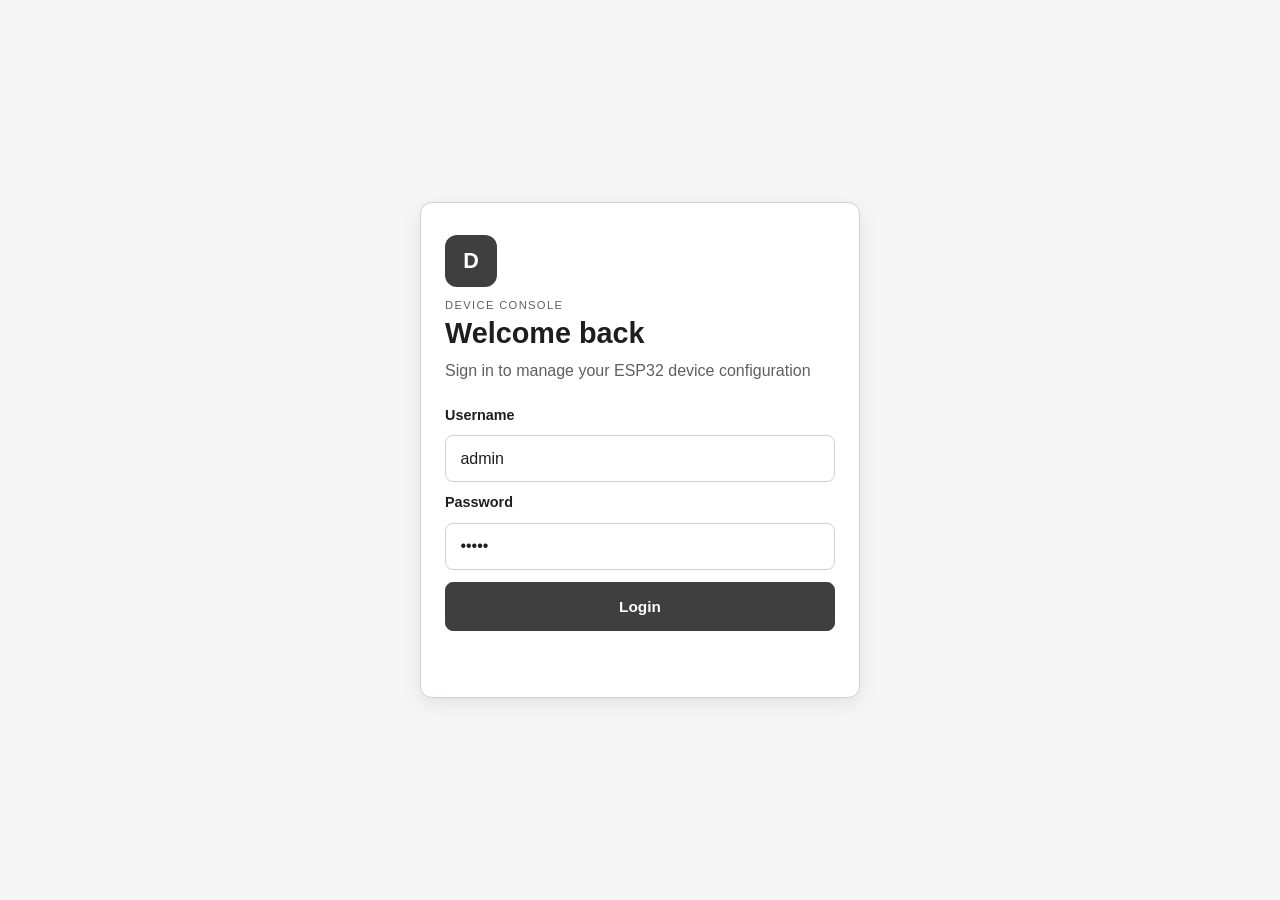
<file: web_pages/login_page/index.html>
<!doctype html>
<html lang="en">
<head>
  <meta charset="utf-8">
  <meta name="viewport" content="width=device-width,initial-scale=1">
  <title>Device Login</title>
  <link rel="stylesheet" href="style.css">
</head>
<body>
  <main class="login-shell">
    <section class="login-card" aria-label="Login panel">
      <div class="brand-mark" aria-hidden="true">D</div>
      <p class="eyebrow">Device Console</p>
      <h1>Welcome back</h1>
      <p class="subtitle">Sign in to manage your ESP32 device configuration</p>

      <form id="loginForm" novalidate>
        <label for="username">Username</label>
        <input id="username" name="username" type="text" value="admin" autocomplete="username" required>

        <label for="password">Password</label>
        <input id="password" name="password" type="password" value="admin" autocomplete="current-password" required>

        <button type="submit">Login</button>
      </form>

      <p id="message" class="message" aria-live="polite"></p>
    </section>
  </main>

  <script src="script.js"></script>
</body>
</html>
</file>
<file: web_pages/login_page/style.css>
:root {
  --bg: #efefef;
  --bg-soft: #f5f5f5;
  --panel: #ffffff;
  --panel-alt: #f1f1f1;
  --line: #d0d0d0;
  --text: #1e1e1e;
  --muted: #5f5f5f;
  --primary: #3f3f3f;
  --primary-strong: #222222;
  --danger: #b42318;
  --success: #1b7f4a;
  --shadow: rgba(15, 23, 42, 0.08);
}

* { box-sizing: border-box; }

body {
  margin: 0;
  min-height: 100vh;
  display: grid;
  place-items: center;
  font-family: Arial, "Segoe UI", sans-serif;
  background: var(--bg-soft);
  color: var(--text);
}

.login-shell {
  width: min(92vw, 440px);
}

.login-card {
  background: var(--panel);
  border: 1px solid var(--line);
  border-radius: 12px;
  padding: 2rem 1.5rem;
  box-shadow: 0 6px 18px var(--shadow);
}

.brand-mark {
  width: 52px;
  height: 52px;
  display: grid;
  place-items: center;
  border-radius: 12px;
  background: var(--primary);
  color: #fff;
  font-weight: 700;
  font-size: 1.35rem;
  margin-bottom: 0.75rem;
}

.eyebrow {
  margin: 0 0 0.35rem;
  color: var(--muted);
  font-size: 0.7rem;
  letter-spacing: 0.12em;
  text-transform: uppercase;
}

h1 {
  margin: 0;
  font-size: clamp(1.8rem, 2vw, 2.3rem);
  line-height: 1.2;
}

.subtitle {
  margin: 0.5rem 0 1.5rem;
  color: var(--muted);
  line-height: 1.5;
}

form {
  display: grid;
  gap: 0.8rem;
}

label {
  font-size: 0.9rem;
  font-weight: 600;
  color: var(--text);
}

input {
  width: 100%;
  border: 1px solid var(--line);
  background: #fff;
  color: var(--text);
  border-radius: 8px;
  padding: 0.82rem 0.9rem;
  font-size: 1rem;
  outline: none;
}

button {
  border: 1px solid var(--primary);
  border-radius: 8px;
  background: var(--primary);
  color: white;
  padding: 0.9rem 1rem;
  font-size: 0.96rem;
  font-weight: 700;
  cursor: pointer;
}

.message {
  min-height: 1.25rem;
  margin: 0.9rem 0 0;
  color: var(--muted);
  font-size: 0.92rem;
}
</file>
